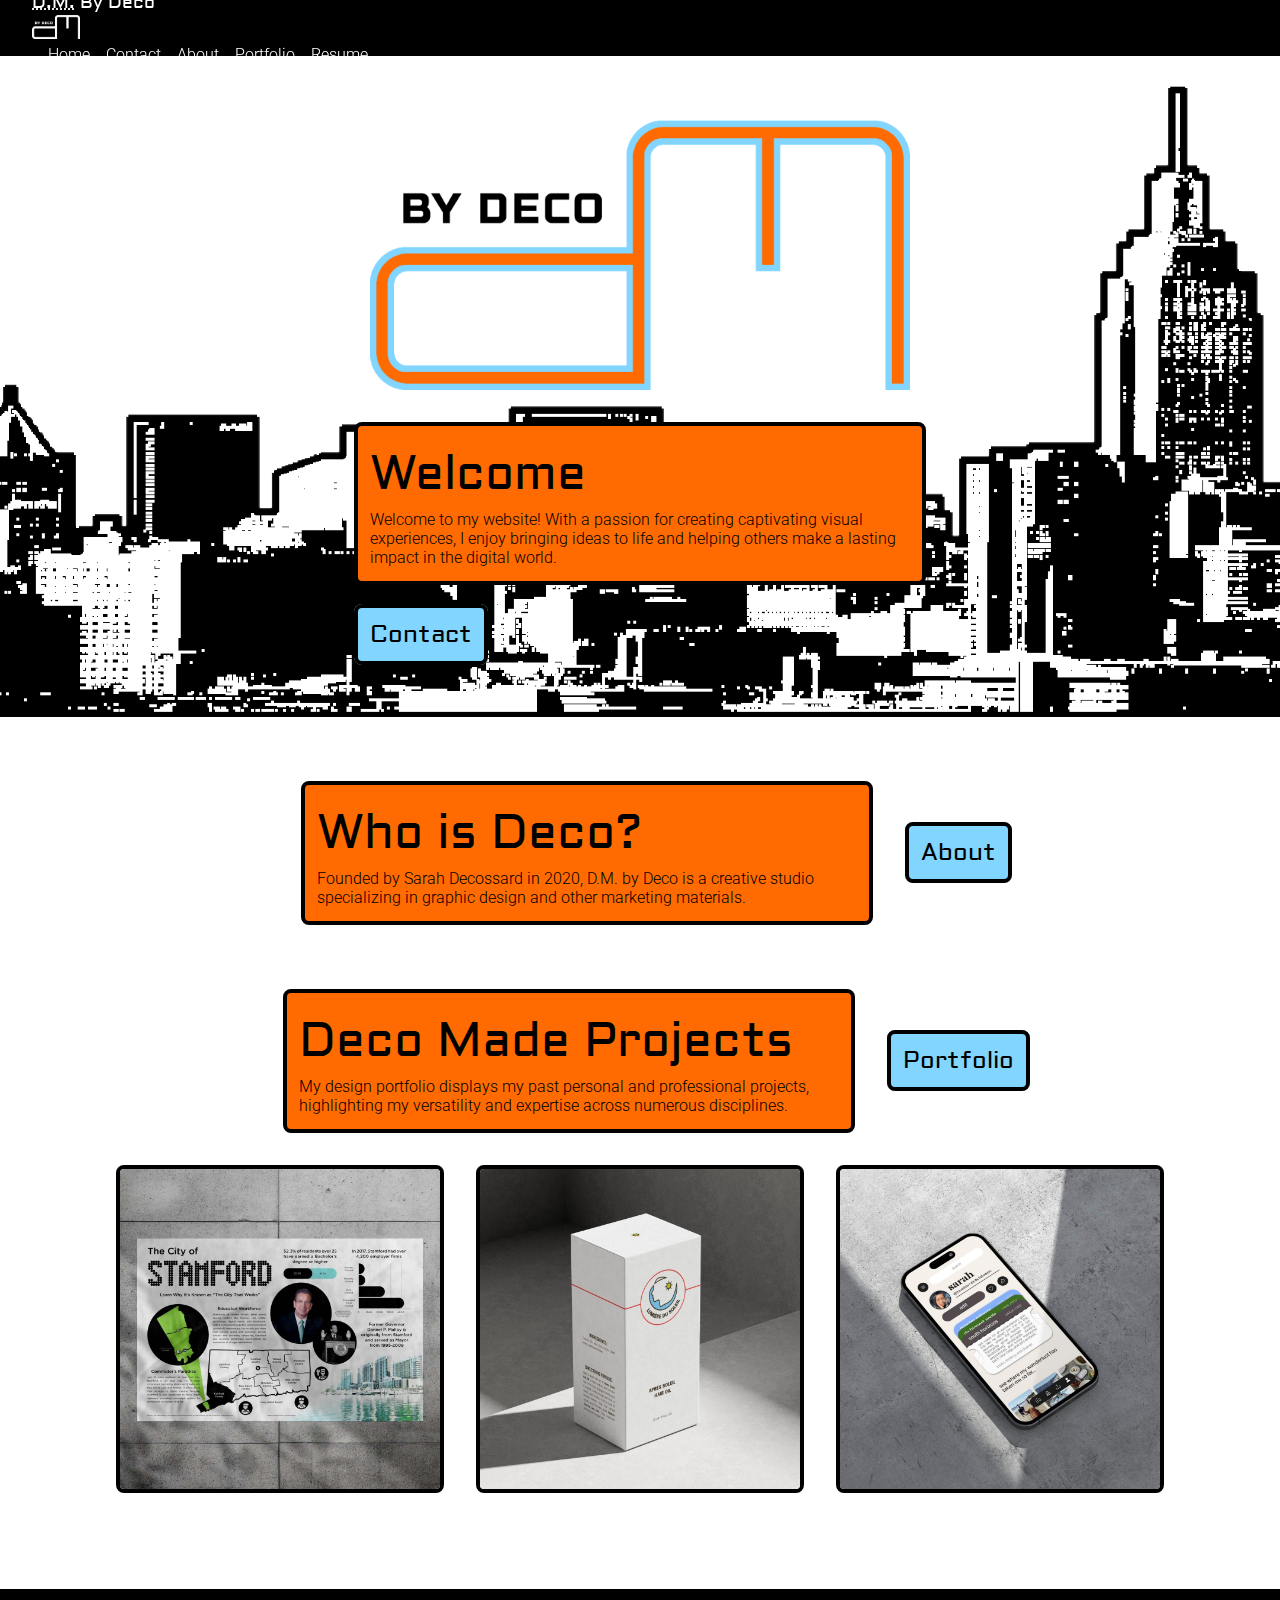
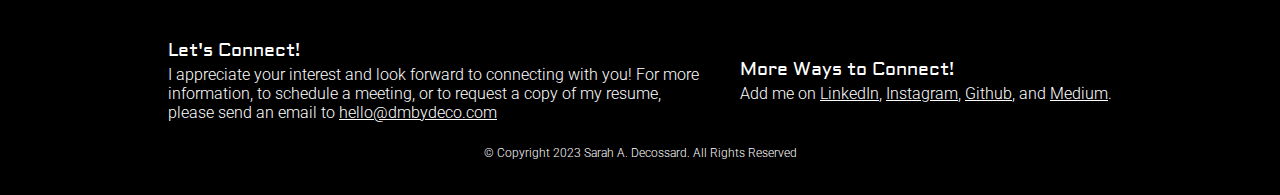
<file: index.html>
<!DOCTYPE html>
<html lang="en">
  <head>
    <meta charset="utf-8"/>
    <meta name="author" content="Sarah A. Decossard"/>
    <meta name="description" content="D.M. by Deco is a creative studio that specializes in graphic design and other marketing materials."/>
    <meta name="keywords" content="Digital Portfolio, Design Portfolio, Graphic Design"/>
    <title>D.M. by Deco</title>
    <link rel="icon" type="image/x-icon" href="images/favicon.ico"/>
    <link href="css/style.css" rel="stylesheet"/>
  </head>
  
  <body>
    <header>
      <div>
        <h1><abbr title="Deco Made"> D.M.</abbr> By Deco</h1>
        
        <img src="images/logo_white_small.png" alt="D.M. by Deco small transparent logo in all white."/>
        
        <nav>
          <ul>
            <li>
              <p>
                <a href="index.html">Home</a>
              </p>
            </li>
            <li>
              <p>
                <a href="#contact">Contact</a>
              </p>
            </li>
            <li>
              <p>
                <a href="about.html">About</a>
              </p>
            </li>
            <li>
              <p>
                <a href="portfolio.html">Portfolio</a>
              </p>
            </li>
            <li>
              <p>
                <a href="resume.html">Resume</a>
              </p>
            </li>
          </ul>
        </nav>
      </div>
    </header>
    
    <section class="welcome">
      <img src="images/logo_color_large.png" alt="D.M. by Deco large transparent logo in orange and blue full color."/>
      <div>
        <article>
          <h2>Welcome</h2>
          <p>Welcome to my website! With a passion for creating captivating visual experiences, I enjoy bringing ideas to life and helping others make a lasting impact in the digital world.</p>
        </article>
        <h3>
          <a href="#contact">Contact</a>
        </h3>
      </div>
    </section>
    
    <section class="about">
      <article>
        <h2>Who is Deco?</h2>
        <p>Founded by Sarah Decossard in <time datetime="2020">2020</time>, D.M. by Deco is a creative studio specializing in graphic design and other marketing materials.</p>
      </article>
      <h3>
        <a href="about.html">About</a>
      </h3>
    </section>

    <section class="portfolio">
      <div>
        <article>
          <h2>Deco Made Projects</h2>
          <p>My design portfolio displays my past personal and professional projects, highlighting my versatility and expertise across numerous disciplines.</p>
        </article>
        <h3>
          <a href="portfolio.html">Portfolio</a>
        </h3>
      </div>
      <div>
        <img src="images/adventura_user_page_mockup.jpeg" alt="iPhone mockup of Adventura App user page against a concrete background."/>
        <img src="images/soleil_hair_oil_mockup.jpeg" alt="Packaging mockup of Lumière Du Soleil hair oil against a concrete background."/>
        <img src="images/infographic_poster_mockup.jpeg" alt="Infographic poster mockup against a concrete background."/>
      </div>
    </section>
    
    <footer id="contact">
      <div>
        <div>
          <article>
            <h4>Let's Connect!</h4>
            <p>I appreciate your interest and look forward to connecting with you! For more information, to schedule a meeting, or to request a copy of my resume, please send an email to <a href="mailto:hello@dmbydeco.com">hello@dmbydeco.com</a></p>
          </article>
          <article>
            <h4>More Ways to Connect!</h4>
            <p>Add me on <a href="https://www.linkedin.com/in/sarahdecossard/">LinkedIn</a>, <a href="https://www.instagram.com/dmbydeco">Instagram</a>, <a href="https://github.com/sarahdeco/">Github</a>, and <a href="https://medium.com/@sarahdeco">Medium</a>.</p>
          </article>
        </div>
        <p>
          <small>&copy; Copyright <time datetime="2023">2023</time> Sarah A. Decossard. All Rights Reserved</small>
        </p>
      </div>
    </footer>
  </body>
</html>
</file>
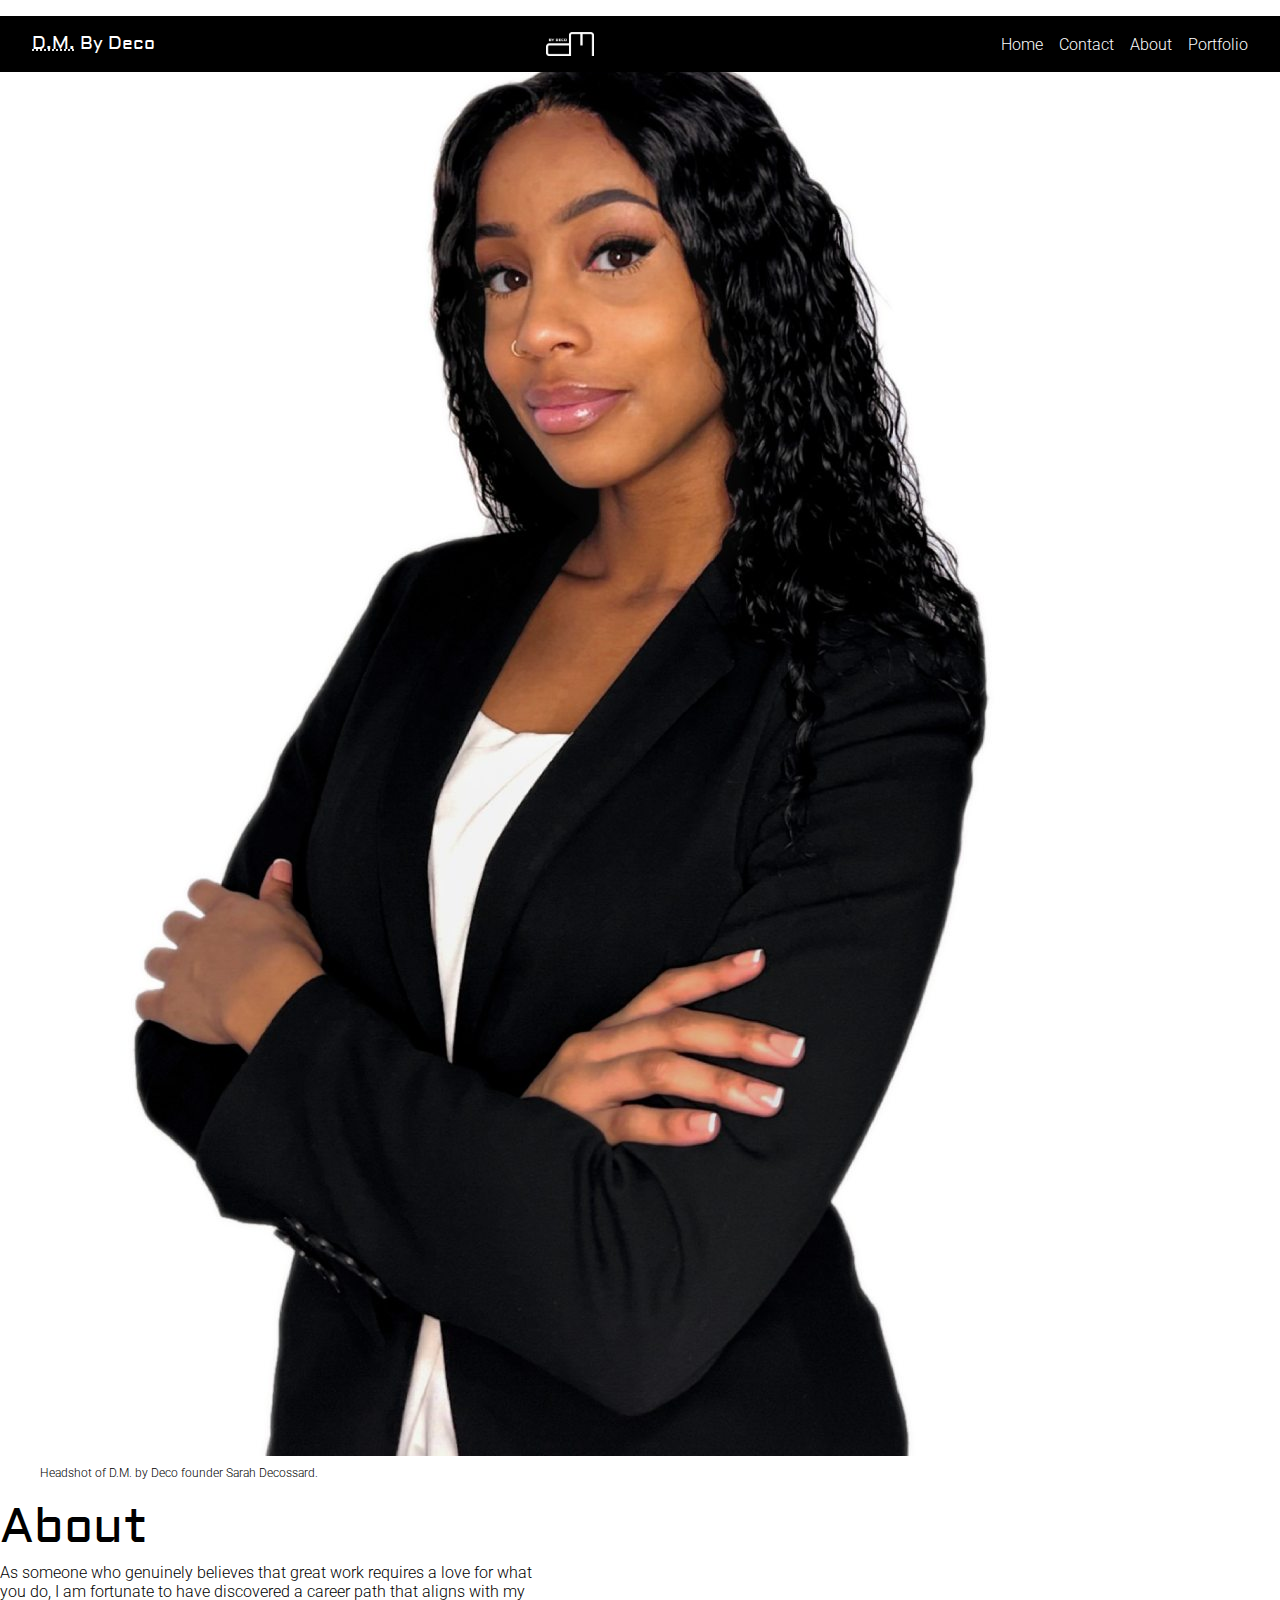
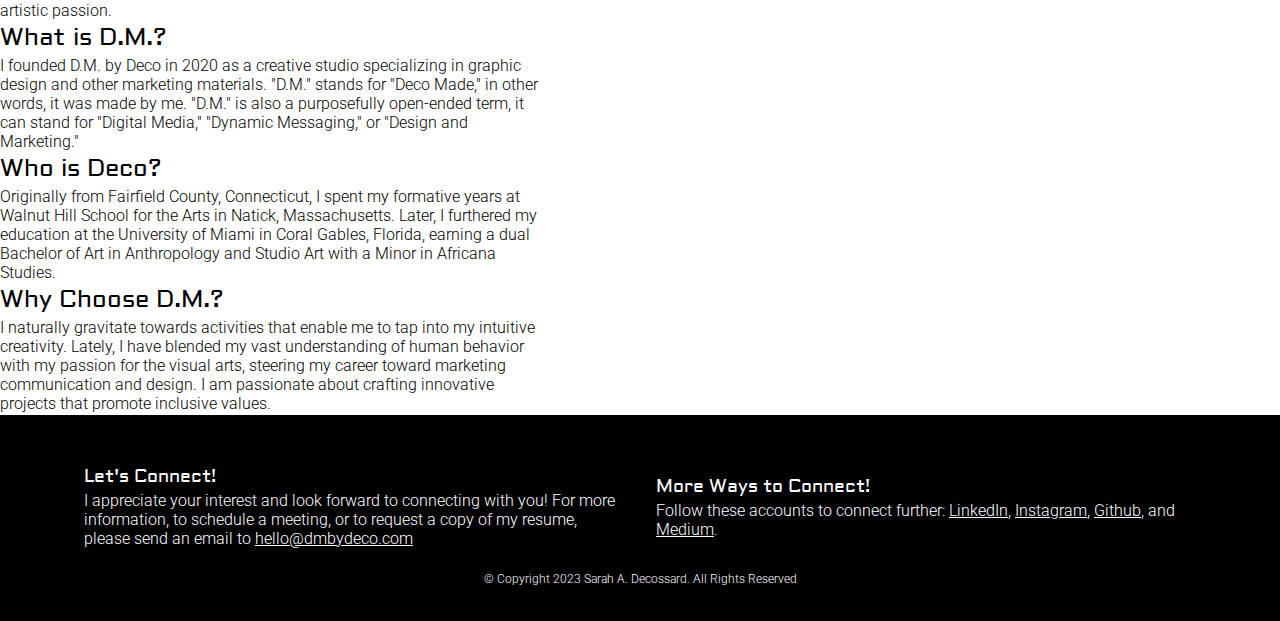
<file: about.html>
<!DOCTYPE html>
<html lang="en">
  <head>
    <meta charset="utf-8"/>
    <meta name="author" content="Sarah A. Decossard"/>
    <meta name="description" content="D.M. by Deco is a creative studio that specializes in graphic design and other marketing materials."/>
    <meta name="keywords" content="Digital Portfolio, Design Portfolio, Graphic Design"/>
    <title>About - DM by Deco</title>
    <link rel="icon" type="image/x-icon" href="images/favicon.ico" />
    <link href="css/style.css" rel="stylesheet" />
  </head>
  <body>
    <header>
      <h1><abbr title="Deco Made"> D.M.</abbr> By Deco</h1>
      
      <img src="images/logo_white_small.png" alt="D.M. by Deco small transparent logo in all white."/>
      
      <nav>
        <ul>
          <li>
            <p>
              <a href="index.html">Home</a>
            </p>
          </li>
          <li>
            <p>
              <a href="#contact">Contact</a>
            </p>
          </li>
          <li>
            <p>
              <a href="about.html">About</a>
            </p>
          </li>
          <li>
            <p>
              <a href="portfolio.html">Portfolio</a>
            </p>
          </li>
        </ul>
      </nav>
    </header>
    
    <section class="founder">
      <figure>
        <img src="images/founder_headshot.jpeg" alt="Headshot of D.M. by Deco founder Sarah Decossard in full color."/>
        <figcaption>
          <p><small>Headshot of D.M. by Deco founder Sarah Decossard.</small></p>
        </figcaption>
      </figure>

      <div>
        <article>
          <h2>About</h2>
          <p>As someone who genuinely believes that great work requires a love for what you do, I am fortunate to have discovered a career path that aligns with my artistic passion.</p>
        </article>
        
        <article>
          <h3>What is D.M.?</h3>
          <p>I founded D.M. by Deco in <time datetime="2020">2020</time> as a creative studio specializing in graphic design and other marketing materials. "D.M." stands for "Deco Made," in other words, it was made by me. "D.M." is also a purposefully open-ended term, it can stand for "Digital Media," "Dynamic Messaging," or "Design and Marketing."</p>
        </article>
          
        <article>
          <h3>Who is Deco?</h3>
          <p>Originally from Fairfield County, Connecticut, I spent my formative years at Walnut Hill School for the Arts in Natick, Massachusetts. Later, I furthered my education at the University of Miami in Coral Gables, Florida, earning a dual Bachelor of Art in Anthropology and Studio Art with a Minor in Africana Studies.</p>
        </article>
        
        <article>
          <h3>Why Choose D.M.?</h3>
          <p>I naturally gravitate towards activities that enable me to tap into my intuitive creativity. Lately, I have blended my vast understanding of human behavior with my passion for the visual arts, steering my career toward marketing communication and design. I am passionate about crafting innovative projects that promote inclusive values.</p>
        </article>
      </div>
    </section>
    
    <footer id="contact">
      <div>
        <article>
          <h4>Let's Connect!</h4>
          <p>I appreciate your interest and look forward to connecting with you! For more information, to schedule a meeting, or to request a copy of my resume, please send an email to <a href="mailto:hello@dmbydeco.com">hello@dmbydeco.com</a></p>
        </article>
        <article>
          <h4>More Ways to Connect!</h4>
          <p>Follow these accounts to connect further: <a href="https://www.linkedin.com/in/sarahdecossard/">LinkedIn</a>, <a href="https://www.instagram.com/dmbydeco">Instagram</a>, <a href="https://github.com/sarahdeco/">Github</a>, and <a href="https://medium.com/@sarahdeco">Medium</a>.</p>
        </article>
      </div>
      <p>
        <small>&copy; Copyright <time datetime="2023">2023</time> Sarah A. Decossard. All Rights Reserved</small>
      </p>
    </footer>
  <body/>
</html>
</file>
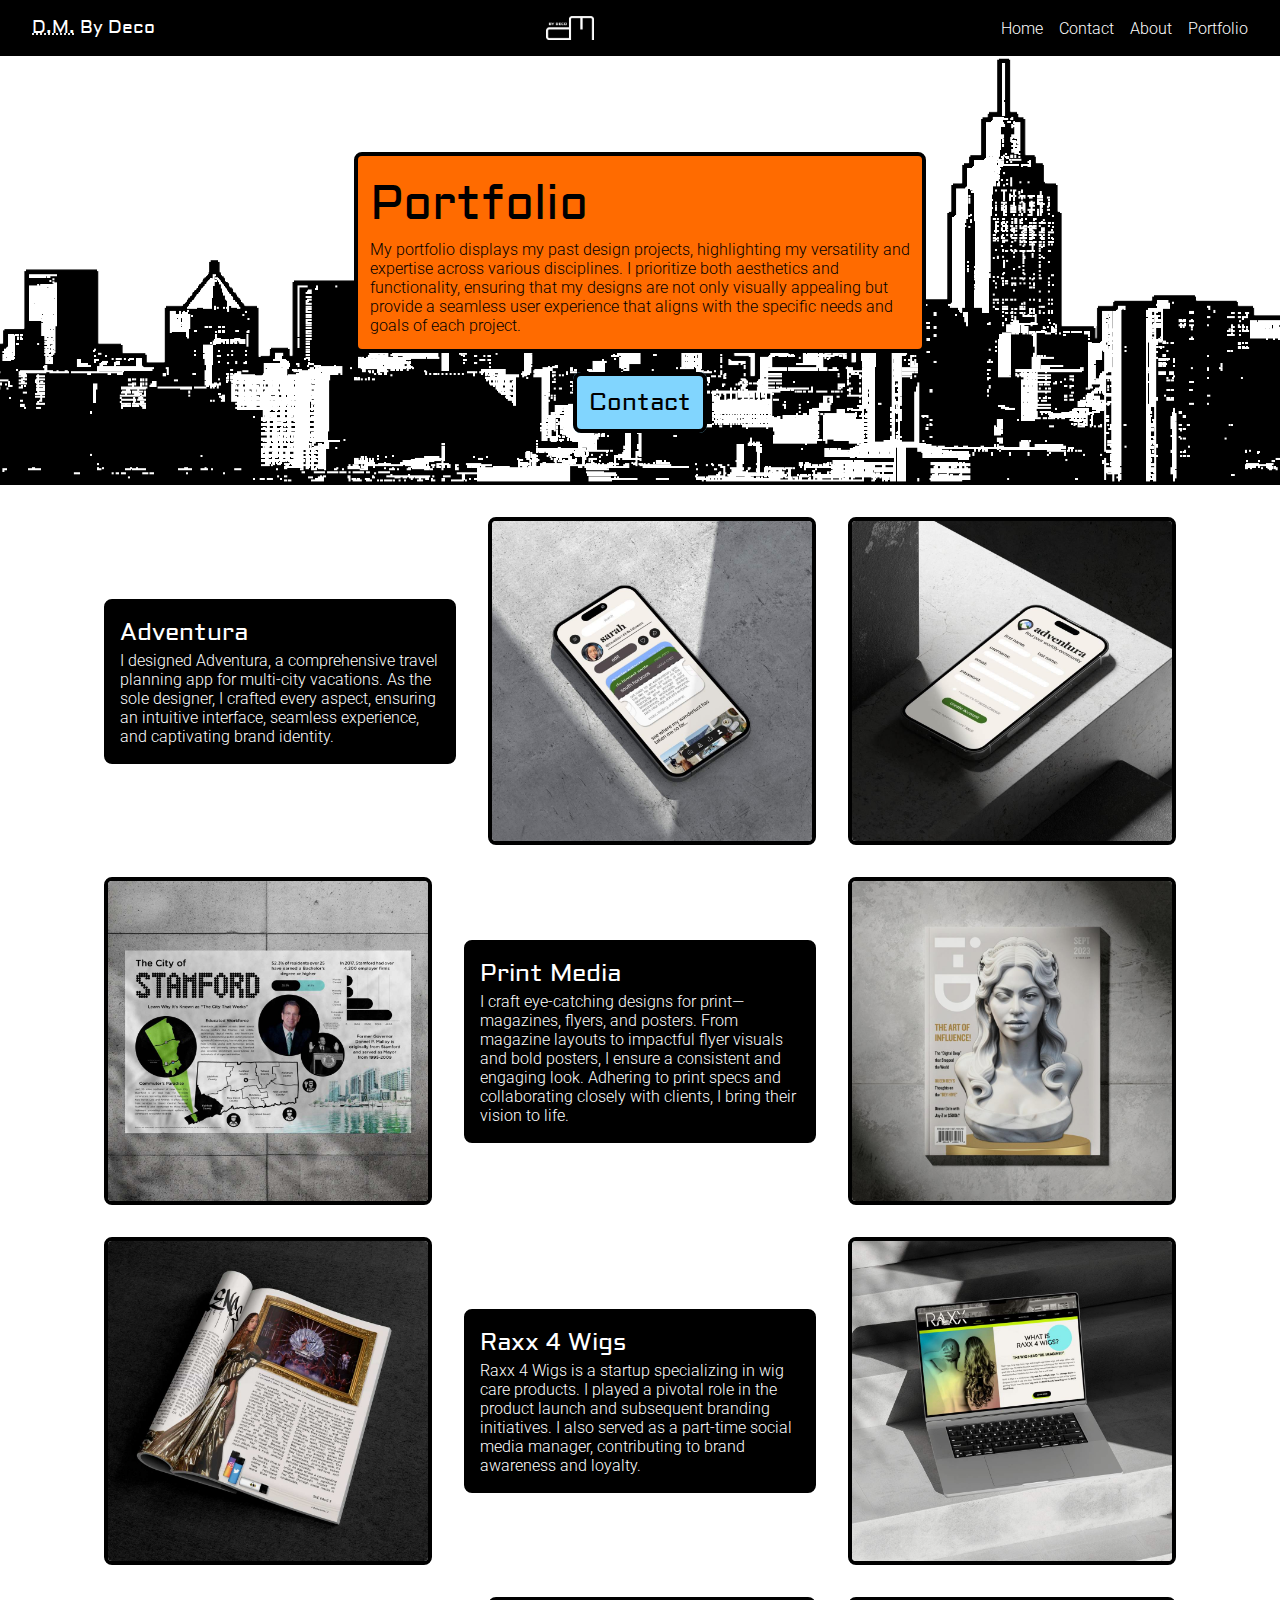
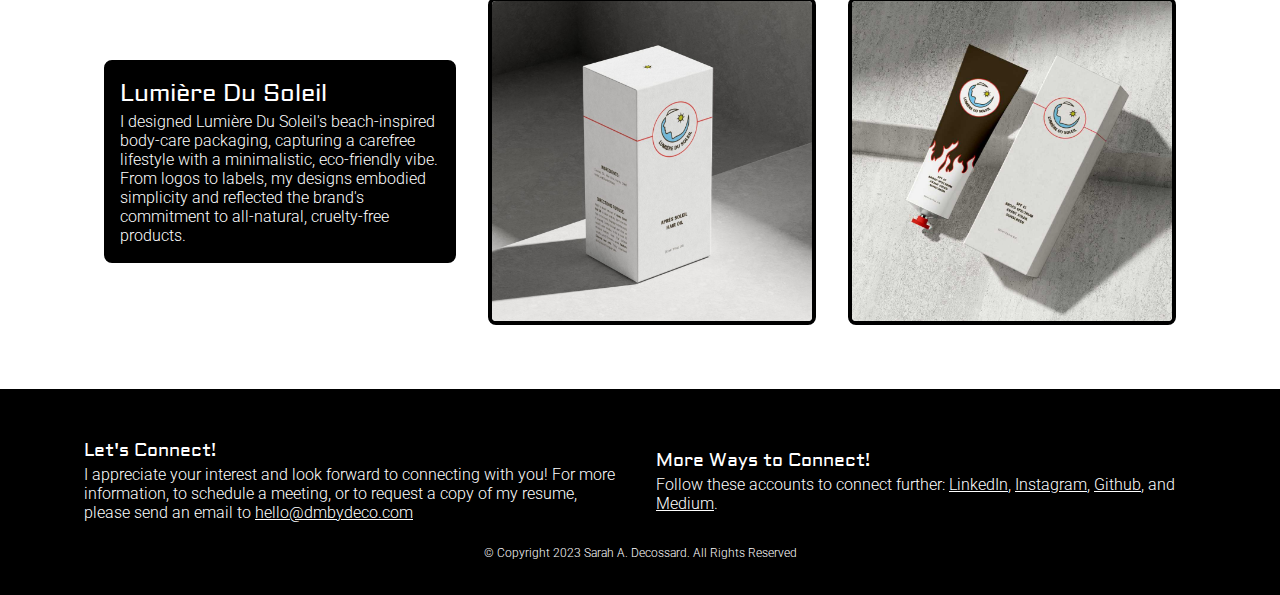
<file: portfolio.html>
<!DOCTYPE html>
<html lang="en">
  <head>
    <meta charset="utf-8"/>
    <meta name="author" content="Sarah A. Decossard"/>
    <meta name="description" content="D.M. by Deco is a creative studio that specializes in graphic design and other marketing materials."/>
    <meta name="keywords" content="Digital Portfolio, Design Portfolio, Graphic Design"/>
    <title>Portfolio - DM by Deco</title>
    <link rel="icon" type="image/x-icon" href="images/favicon.ico" />
    <link href="css/style.css" rel="stylesheet" />
  </head>
  <body>
    <header>
      <h1><abbr title="Deco Made"> D.M.</abbr> By Deco</h1>
      
      <img src="images/logo_white_small.png" alt="D.M. by Deco small transparent logo in all white."/>
     
      <nav>
        <ul>
          <li>
            <p>
              <a href="index.html">Home</a>
            </p>
          </li>
          <li>
            <p>
              <a href="#contact">Contact</a>
            </p>
          </li>
          <li>
            <p>
              <a href="about.html">About</a>
            </p>
          </li>
          <li>
            <p>
              <a href="portfolio.html">Portfolio</a>
            </p>
          </li>
        </ul>
      </nav>
    </header>
    
    <section class="portfolio-header">
      <article>
        <h2>Portfolio</h2>
        <p>My portfolio displays my past design projects, highlighting my versatility and expertise across various disciplines. I prioritize both aesthetics and functionality, ensuring that my designs are not only visually appealing but provide a seamless user experience that aligns with the specific needs and goals of each project.</p>
      </article>
      <h3>
        <a href="#contact">Contact</a>
      </h3>
    </section>
    
    <section class="portfolio-container">
      <article>
          <h3>Adventura</h3>
          <p>I designed Adventura, a comprehensive travel planning app for multi-city vacations. As the sole designer, I crafted every aspect, ensuring an intuitive interface, seamless experience, and captivating brand identity.</p>
      </article>
      
      <img src="images/adventura_user_page_mockup.jpeg" alt="iPhone mockup of Adventura App user page against a concrete background."/>
      
      <img src="images/adventura_login_mockup.jpeg" alt="iPhone mockup of Adventura App login against a concrete background."/>
      
      <img src="images/infographic_poster_mockup.jpeg" alt="Infographic poster mockup against a concrete background."/>
      
      <article>
          <h3>Print Media</h3>
          <p>I craft eye-catching designs for print—magazines, flyers, and posters. From magazine layouts to impactful flyer visuals and bold posters, I ensure a consistent and engaging look. Adhering to print specs and collaborating closely with clients, I bring their vision to life.</p>
      </article>
      
      <img src="images/magazine_cover_mockup.jpeg" alt="iD magazine cover page mockup against a concrete background."/>
      
      <img src="images/magazine_spread_mockup.jpeg" alt="iD magazine page spread mockup against a concrete background."/>
      
      <article>
          <h3>Raxx 4 Wigs</h3>
          <p>Raxx 4 Wigs is a startup specializing in wig care products. I played a pivotal role in the product launch and subsequent branding initiatives. I also served as a part-time social media manager, contributing to brand awareness and loyalty.</p>
      </article>
      
      <img src="images/raxx4wigs_laptop_mockup.jpeg" alt="Macbook mockup of Raxx 4 Wigs website homepage against a concrete background."/>
      
      <article>
          <h3>Lumière Du Soleil</h3>
          <p>I designed Lumière Du Soleil's beach-inspired body-care packaging, capturing a carefree lifestyle with a minimalistic, eco-friendly vibe. From logos to labels, my designs embodied simplicity and reflected the brand's commitment to all-natural, cruelty-free products.</p>
      </article>
      
      <img src="images/soleil_hair_oil_mockup.jpeg" alt="Packaging mockup of Lumière Du Soleil hair oil against a concrete background."/>
      
      <img src="images/soleil_sunscrean_mockup.jpeg" alt="Packaging mockup of Lumière Du Soleil sunscreen against a concrete background."/>
    </section>
      
    <footer id="contact">
      <div>
        <article>
          <h4>Let's Connect!</h4>
          <p>I appreciate your interest and look forward to connecting with you! For more information, to schedule a meeting, or to request a copy of my resume, please send an email to <a href="mailto:hello@dmbydeco.com">hello@dmbydeco.com</a></p>
        </article>
        <article>
          <h4>More Ways to Connect!</h4>
          <p>Follow these accounts to connect further: <a href="https://www.linkedin.com/in/sarahdecossard/">LinkedIn</a>, <a href="https://www.instagram.com/dmbydeco">Instagram</a>, <a href="https://github.com/sarahdeco/">Github</a>, and <a href="https://medium.com/@sarahdeco">Medium</a>.</p>
        </article>
      </div>
      <p>
        <small>&copy; Copyright <time datetime="2023">2023</time> Sarah A. Decossard. All Rights Reserved</small>
      </p>
    </footer>
  <body/>
</html>
</file>
<file: css/style.css>
/* Miscellaneous */
@import url('https://fonts.googleapis.com/css2?family=Aldrich&family=Roboto:ital,wght@0,300;0,500;1,300;1,500&display=swap');

html {
  scroll-behavior: smooth;
}

body {
  max-width: 100vw;
  min-width: 100vw;
  box-sizing: border-box;
  margin: 0px;
  padding: 0px;
  background-color: #ffffff;
}

h1 {
  font-size: 18px;
  text-align: left;
  font-family: "Aldrich", "Arial", sans-serif;
  font-weight: 400;
  max-width: 60ch;
  margin: 0px;
  padding: 0px;
  margin-right: auto;
}

h2 {
  font-size: 48px;
  text-align: left;
  font-family: "Aldrich", "Arial", sans-serif;
  font-weight: 400;
  max-width: 60ch;
  margin: 6px 0px;
  padding: 0px;
}

h3 {
  font-size: 24px;
  text-align: left;
  font-family: "Aldrich", "Arial", sans-serif;
  font-weight: 400;
  max-width: 60ch;
  margin: 3px 0px;
  padding: 0px;
}

h4 {
  font-size: 18px;
  text-align: left;
  font-family: "Aldrich", "Arial", sans-serif;
  font-weight: 400;
  max-width: 60ch;
  margin: 2px 0px;
  padding: 0px;
}

p {
  font-size: 16px;
  text-align: left;
  font-family: "Roboto", "Arial", sans-serif;
  font-weight: 300;
  max-width: 60ch;
  margin: 2px 0px;
  padding: 0px;
}

p small {
  font-size: 12px;
  text-align: left;
  font-family: "Roboto", "Arial", sans-serif;
  font-weight: 300;
  max-width: 60ch;
  margin: 0px;
  padding: 0px;
}

a {
  text-decoration: none;
}

a:visited {
  color: #828282;
  text-decoration: underline;
}
  

/* Buttons */
h3 a {
  padding: 12px;
  color: #000000;
  background-color: #81d5fe;
  border: 4px solid #000000;
  border-radius: 8px;
}


h3 a:hover,
h3 a:active {
  color: #ff6b00;
  background-color: #ffffff;
  text-decoration: underline;
  border: 4px solid #81d5fe;
  border-radius: 8px;
}

/* Navigation Bar */
header {
  height: 56px;
  width: 100vw;
  max-width: 100vw;
  position: fixed;
  background-color: #000000;
  color: #ffffff;
  box-sizing: border-box;
  display: flex;
  justify-content: space-between;
  align-items: center;
  padding: 0 32px;
}

header img {
  height: 24px;
}

header nav {
  margin-left: auto;
}

header nav ul {
  list-style: none;
  padding: 0px;
  margin: 0px;
  display: flex;
}

header nav ul li {
  margin-left: 16px;
}

header p {
  text-align: right;
}

header p a {
  color: #ffffff;
}

header p a:hover,
header p a:active {
  color: #81d5fe;
  font-weight: 500;
  text-decoration: underline;
}

/* Footer */
footer {
  width: 100vw;
  display: flex;
  flex-direction: column;
  justify-content: center;
  align-items: center;
  background-color: #000000;
  color: #ffffff;
  padding: 32px;
  box-sizing: border-box;
}


footer div {
  display: flex;
  flex-wrap: wrap;
  justify-content: center;
  align-items: center;
}

footer div article {
  margin: 16px
}

footer div article p a {
  color: #ffffff;
  text-decoration: underline;
}

footer div article p a:hover,
footer div article p a:active {
  color: #81d5fe;
  font-weight: 500;
  text-decoration: underline;
}

/* Homepage */
.welcome {
  background-image: url("../images/nyc_skyline_transparent.png");
  background-position: center;
  background-repeat: no-repeat;
  background-size: cover;
  display: flex;
  flex-wrap: wrap;
  justify-content: center;
  align-items: center;
  width: 100vw;
  margin: 0px;
  padding: 120px 32px 64px 32px;
  box-sizing: border-box;
}

.welcome img {
  max-width: 540px;
  margin: 0px 32px;
  padding: 0px;
}

.welcome div {
  display: flex;
  flex-direction: column;
  align-items: flex-start;
  justify-content: center;
  margin: 0px 32px;
  padding: 0px;
}

.welcome div article {
  color: #000000;
  background-color: #ff6b00;
  border: 4px solid #000000;
  border-radius: 8px;
  margin: 32px 0px;
  padding: 12px;
}

.about {
  width: 100vw;
  padding: 64px 32px 32px 32px;
  box-sizing: border-box;
  display: flex;
  flex-direction: row;
  justify-content: center;
  align-items: center;
}

.about article {
  color: #000000;
  background-color: #ff6b00;
  border: 4px solid #000000;
  border-radius: 8px;
  margin: 0px 32px;
  padding: 12px;
}

.portfolio {
  width: 100vw;
  padding: 32px;
  box-sizing: border-box;
  display: flex;
  flex-direction: column;
  justify-content: center;
  align-items: center;
  box-sizing: border-box;
}

.portfolio div:nth-child(1){
  display: flex;
  flex-direction: row;
  flex-wrap: wrap;
  justify-content: center;
  align-items: center;
}

.portfolio div img {
  max-width: 25vw;
  border: 4px solid #000000;
  border-radius: 8px;
  margin: 0px 16px 32px 16px;
  padding: 0px;
}

.portfolio div:nth-child(2){
  display: flex;
  flex-direction: row-reverse;
  justify-content: center;
  align-items: center;
  margin: 32px;
}

.portfolio div article {
  color: #000000;
  background-color: #ff6b00;
  border: 4px solid #000000;
  border-radius: 8px;
  margin: 0px 32px;;
  padding: 12px;
}

/* About */
.about-page {
  background-image: url("../images/nyc_skyline_transparent.png");
  background-position: center;
  background-repeat: no-repeat;
  background-size: cover;
  display: flex;
  flex-wrap: wrap;
  justify-content: center;
  align-items: center;
  width: 100vw;
  margin: 0px;
  padding: 120px 32px 64px 32px;
  box-sizing: border-box;
}

.about-page figure {
  max-width: 540px;
  margin: 0px 32px;
  padding: 0px;
  display: flex;
  flex-direction: column;
  justify-content: center;
  align-items: center;
}

.about-page figure img {
  max-width: 540px;
  border: 4px solid #000000;
  border-radius: 8px;
  margin: 0px;
  padding: 0px;
}

.about-page figure figcaption {
  color: #ffffff;
  background-color: #000000;
  border: 4px solid #000000;
  border-radius: 8px;
  margin: 32px 0px 0px 0px;
  padding: 12px;
}

.about-page article:nth-child(1),
.about-page article:nth-child(3) {
  color: #000000;
  background-color: #ff6b00;
  border: 4px solid #000000;
  border-radius: 8px;
  margin: 32px 0px;
  padding: 12px;
}

.about-page article:nth-child(2),
.about-page article:nth-child(4) {
  color: #000000;
  background-color: #81d5fe;
  border: 4px solid #000000;
  border-radius: 8px;
  margin: 32px 0px;
  padding: 12px;
}

/* Portfolio */
.portfolio-header {
  background-image: url("../images/nyc_skyline_transparent.png");
  background-position: center;
  background-repeat: no-repeat;
  background-size: cover;
  display: flex;
  flex-wrap: wrap;
  flex-direction: column;
  justify-content: center;
  align-items: center;
  width: 100vw;
  margin: 0px;
  padding: 120px 32px 64px 32px;
  box-sizing: border-box;
}

.portfolio-header article {
  max-width: 50vw;
  color: #000000;
  background-color: #ff6b00;
  border: 4px solid #000000;
  border-radius: 8px;
  margin: 32px 0px;
  padding: 12px;
  box-sizing: border-box;
}

.portfolio-container {
    width: 100vw;
    display: flex;
    flex-direction: row;
    flex-wrap: wrap;
    justify-content: center;
    align-items: center;
    box-sizing: border-box;
    padding: 32px;
}

.portfolio-container img {
    max-width: 25vw;
    border: 4px solid #000000;
    border-radius: 8px;
    margin: 0px 16px 32px 16px;
    padding: 0px;
}

.portfolio-container article {
    color: #ffffff;
    background-color: #000000;
    max-width: 25vw;
    max-height: 25vw;
    padding: 12px;
    border: 4px solid #000000;
    border-radius: 8px;
    margin: 0px 16px 32px 16px;
}
</file>
